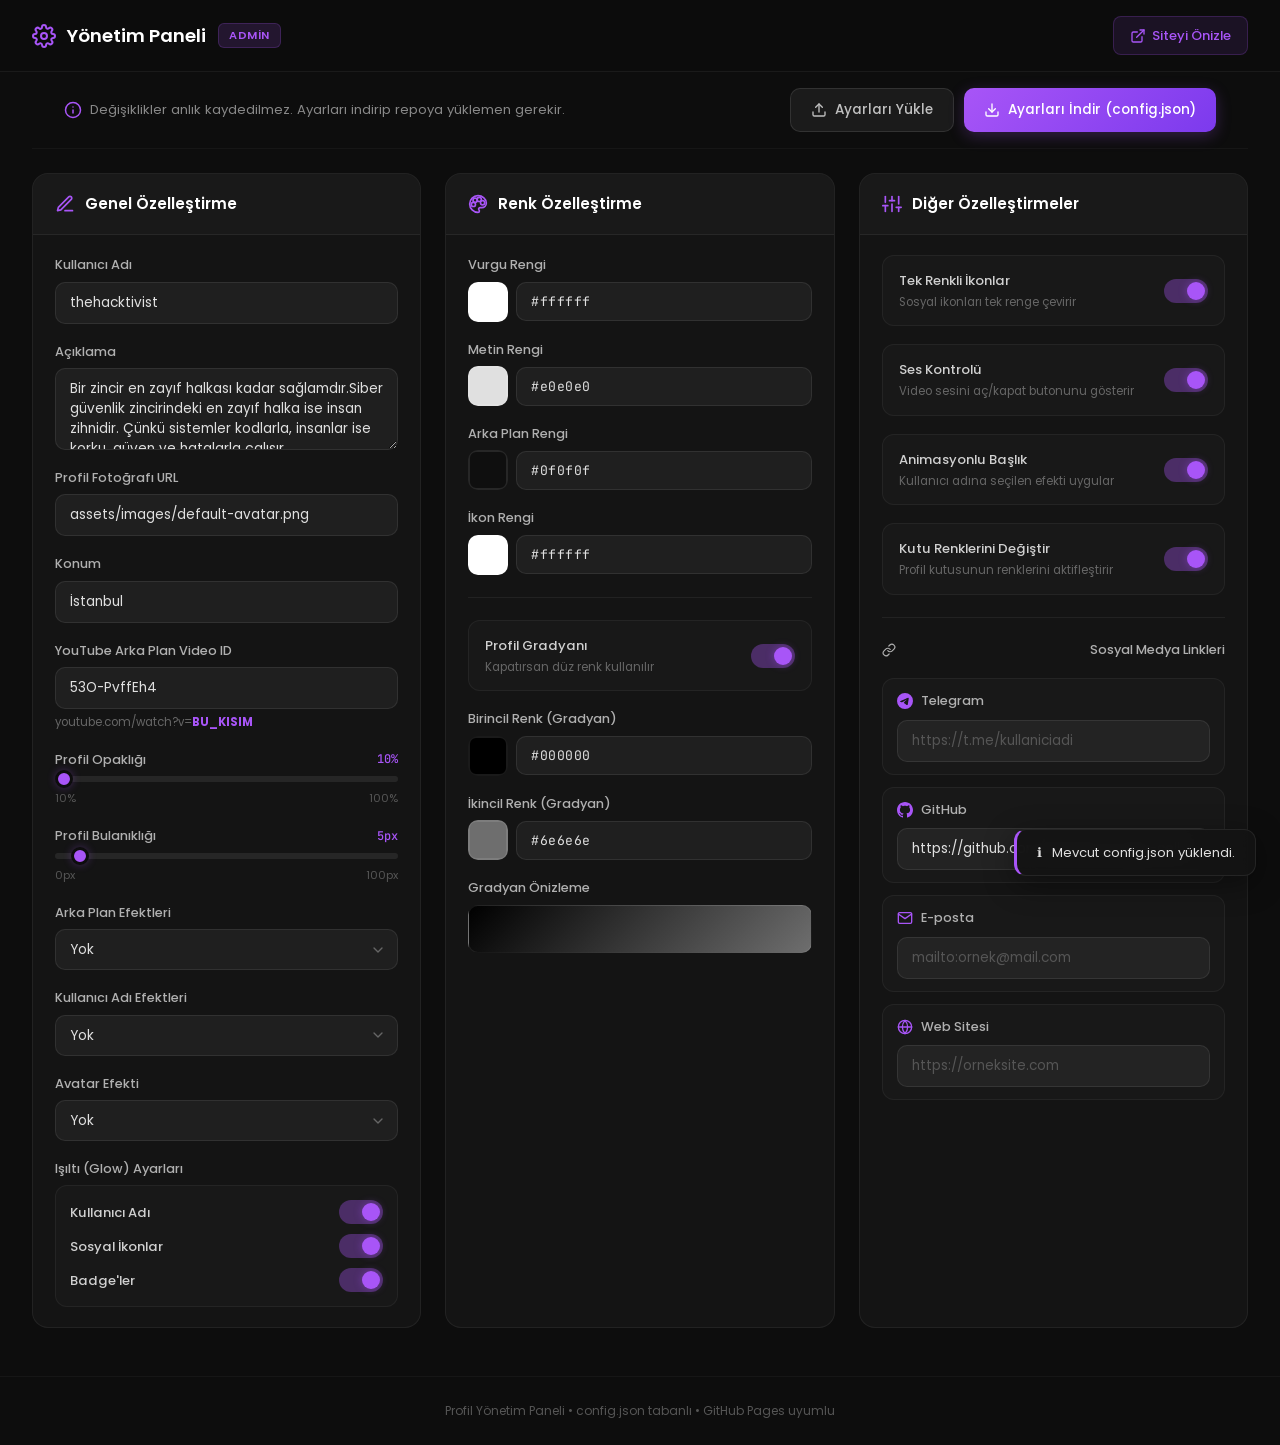
<file: admin.html>
<!DOCTYPE html>
<html lang="tr">
<head>
    <meta charset="UTF-8">
    <meta name="viewport" content="width=device-width, initial-scale=1.0">
    <meta name="robots" content="noindex, nofollow">
    <title>Yönetim Paneli</title>

    <!-- Favicon -->
    <link rel="icon" href="assets/images/default-avatar.png" type="image/png">

    <!-- Google Fonts -->
    <link rel="preconnect" href="https://fonts.googleapis.com">
    <link rel="preconnect" href="https://fonts.gstatic.com" crossorigin>
    <link href="https://fonts.googleapis.com/css2?family=Poppins:wght@300;400;500;600;700&family=JetBrains+Mono:wght@400;500&display=swap" rel="stylesheet">

    <!-- Admin CSS -->
    <link rel="stylesheet" href="css/admin.css">
</head>
<body>

    <!-- ============================================= -->
    <!--              ÜST BAR (HEADER)                  -->
    <!-- ============================================= -->
    <header class="admin-header">
        <div class="header-left">
            <div class="header-logo">
                <svg xmlns="http://www.w3.org/2000/svg" width="24" height="24" viewBox="0 0 24 24" fill="none" stroke="currentColor" stroke-width="2" stroke-linecap="round" stroke-linejoin="round">
                    <circle cx="12" cy="12" r="3"/>
                    <path d="M19.4 15a1.65 1.65 0 0 0 .33 1.82l.06.06a2 2 0 0 1-2.83 2.83l-.06-.06a1.65 1.65 0 0 0-1.82-.33 1.65 1.65 0 0 0-1 1.51V21a2 2 0 0 1-4 0v-.09A1.65 1.65 0 0 0 9 19.4a1.65 1.65 0 0 0-1.82.33l-.06.06a2 2 0 0 1-2.83-2.83l.06-.06A1.65 1.65 0 0 0 4.68 15a1.65 1.65 0 0 0-1.51-1H3a2 2 0 0 1 0-4h.09A1.65 1.65 0 0 0 4.6 9a1.65 1.65 0 0 0-.33-1.82l-.06-.06a2 2 0 0 1 2.83-2.83l.06.06A1.65 1.65 0 0 0 9 4.68a1.65 1.65 0 0 0 1-1.51V3a2 2 0 0 1 4 0v.09a1.65 1.65 0 0 0 1 1.51 1.65 1.65 0 0 0 1.82-.33l.06-.06a2 2 0 0 1 2.83 2.83l-.06.06A1.65 1.65 0 0 0 19.4 9a1.65 1.65 0 0 0 1.51 1H21a2 2 0 0 1 0 4h-.09a1.65 1.65 0 0 0-1.51 1z"/>
                </svg>
                <h1 class="header-title">Yönetim Paneli</h1>
            </div>
            <span class="header-badge">Admin</span>
        </div>
        <div class="header-right">
            <a href="index.html" class="btn-preview" target="_blank" rel="noopener noreferrer">
                <svg xmlns="http://www.w3.org/2000/svg" width="16" height="16" viewBox="0 0 24 24" fill="none" stroke="currentColor" stroke-width="2" stroke-linecap="round" stroke-linejoin="round">
                    <path d="M18 13v6a2 2 0 0 1-2 2H5a2 2 0 0 1-2-2V8a2 2 0 0 1 2-2h6"/>
                    <polyline points="15 3 21 3 21 9"/>
                    <line x1="10" y1="14" x2="21" y2="3"/>
                </svg>
                Siteyi Önizle
            </a>
        </div>
    </header>


    <!-- ============================================= -->
    <!--              ANA İÇERİK ALANI                  -->
    <!-- ============================================= -->
    <main class="admin-main">

        <!-- ========================================= -->
        <!--    AKSIYON BUTONLARI (İndir / Yükle)       -->
        <!-- ========================================= -->
        <section class="action-bar">
            <div class="action-bar-inner">
                <div class="action-info">
                    <svg xmlns="http://www.w3.org/2000/svg" width="18" height="18" viewBox="0 0 24 24" fill="none" stroke="currentColor" stroke-width="2" stroke-linecap="round" stroke-linejoin="round">
                        <circle cx="12" cy="12" r="10"/>
                        <line x1="12" y1="16" x2="12" y2="12"/>
                        <line x1="12" y1="8" x2="12.01" y2="8"/>
                    </svg>
                    <span>Değişiklikler anlık kaydedilmez. Ayarları indirip repoya yüklemen gerekir.</span>
                </div>
                <div class="action-buttons">
                    <!-- Ayarları Yükle -->
                    <label for="import-config" class="btn btn-secondary">
                        <svg xmlns="http://www.w3.org/2000/svg" width="16" height="16" viewBox="0 0 24 24" fill="none" stroke="currentColor" stroke-width="2" stroke-linecap="round" stroke-linejoin="round">
                            <path d="M21 15v4a2 2 0 0 1-2 2H5a2 2 0 0 1-2-2v-4"/>
                            <polyline points="17 8 12 3 7 8"/>
                            <line x1="12" y1="3" x2="12" y2="15"/>
                        </svg>
                        Ayarları Yükle
                    </label>
                    <input type="file" id="import-config" accept=".json" hidden>

                    <!-- Ayarları İndir -->
                    <button type="button" id="export-config" class="btn btn-primary">
                        <svg xmlns="http://www.w3.org/2000/svg" width="16" height="16" viewBox="0 0 24 24" fill="none" stroke="currentColor" stroke-width="2" stroke-linecap="round" stroke-linejoin="round">
                            <path d="M21 15v4a2 2 0 0 1-2 2H5a2 2 0 0 1-2-2v-4"/>
                            <polyline points="7 10 12 15 17 10"/>
                            <line x1="12" y1="15" x2="12" y2="3"/>
                        </svg>
                        Ayarları İndir (config.json)
                    </button>
                </div>
            </div>
        </section>


        <!-- ========================================= -->
        <!--         3 SÜTUNLU ANA GRID YAPISI          -->
        <!-- ========================================= -->
        <div class="admin-grid">


            <!-- ===================================== -->
            <!--  BÖLÜM 1: GENEL ÖZELLEŞTİRME          -->
            <!-- ===================================== -->
            <section class="panel-section" id="section-general">
                <div class="section-header">
                    <svg xmlns="http://www.w3.org/2000/svg" width="20" height="20" viewBox="0 0 24 24" fill="none" stroke="currentColor" stroke-width="2" stroke-linecap="round" stroke-linejoin="round">
                        <path d="M12 20h9"/>
                        <path d="M16.5 3.5a2.121 2.121 0 0 1 3 3L7 19l-4 1 1-4L16.5 3.5z"/>
                    </svg>
                    <h2>Genel Özelleştirme</h2>
                </div>
                <div class="section-body">

                    <!-- Kullanıcı Adı -->
                    <div class="form-group">
                        <label for="input-username" class="form-label">Kullanıcı Adı</label>
                        <input type="text" id="input-username" class="form-input" placeholder="thehacktivist" autocomplete="off">
                    </div>

                    <!-- Açıklama / Biyografi -->
                    <div class="form-group">
                        <label for="input-description" class="form-label">Açıklama</label>
                        <textarea id="input-description" class="form-textarea" rows="3" placeholder="IT Alanında Gelişen Biri."></textarea>
                    </div>

                    <!-- Profil Fotoğrafı URL -->
                    <div class="form-group">
                        <label for="input-avatar-url" class="form-label">Profil Fotoğrafı URL</label>
                        <input type="text" id="input-avatar-url" class="form-input" placeholder="assets/images/default-avatar.png" autocomplete="off">
                    </div>

                    <!-- Konum -->
                    <div class="form-group">
                        <label for="input-location" class="form-label">Konum</label>
                        <input type="text" id="input-location" class="form-input" placeholder="PaxSystem" autocomplete="off">
                    </div>

                    <!-- YouTube Video ID -->
                    <div class="form-group">
                        <label for="input-youtube-id" class="form-label">YouTube Arka Plan Video ID</label>
                        <div class="input-with-hint">
                            <input type="text" id="input-youtube-id" class="form-input" placeholder="dQw4w9WgXcQ" autocomplete="off">
                            <span class="input-hint">youtube.com/watch?v=<strong>BU_KISIM</strong></span>
                        </div>
                    </div>

                    <!-- Profil Opaklığı Slider -->
                    <div class="form-group">
                        <label class="form-label">
                            Profil Opaklığı
                            <span id="opacity-value" class="slider-value">50%</span>
                        </label>
                        <input type="range" id="input-opacity" class="form-range" min="10" max="100" value="50" step="5">
                        <div class="range-labels">
                            <span>10%</span>
                            <span>100%</span>
                        </div>
                    </div>

                    <!-- Profil Bulanıklığı Slider -->
                    <div class="form-group">
                        <label class="form-label">
                            Profil Bulanıklığı
                            <span id="blur-value" class="slider-value">20px</span>
                        </label>
                        <input type="range" id="input-blur" class="form-range" min="0" max="100" value="20" step="5">
                        <div class="range-labels">
                            <span>0px</span>
                            <span>100px</span>
                        </div>
                    </div>

                    <!-- Arka Plan Efektleri Dropdown -->
                    <div class="form-group">
                        <label for="input-overlay-effect" class="form-label">Arka Plan Efektleri</label>
                        <div class="select-wrapper">
                            <select id="input-overlay-effect" class="form-select">
                                <option value="none">Yok</option>
                                <option value="snow">❄️ Kar Taneleri</option>
                                <option value="matrix">💚 Matrix Kodu</option>
                            </select>
                            <svg class="select-arrow" xmlns="http://www.w3.org/2000/svg" width="16" height="16" viewBox="0 0 24 24" fill="none" stroke="currentColor" stroke-width="2" stroke-linecap="round" stroke-linejoin="round">
                                <polyline points="6 9 12 15 18 9"/>
                            </svg>
                        </div>
                    </div>

                    <!-- Kullanıcı Adı Efektleri Dropdown -->
                    <div class="form-group">
                        <label for="input-title-effect" class="form-label">Kullanıcı Adı Efektleri</label>
                        <div class="select-wrapper">
                            <select id="input-title-effect" class="form-select">
                                <option value="none">Yok</option>
                                <option value="typing">⌨️ Yazım Efekti</option>
                                <option value="glitch">⚡ Glitch</option>
                                <option value="wave">🌊 Dalga</option>
                            </select>
                            <svg class="select-arrow" xmlns="http://www.w3.org/2000/svg" width="16" height="16" viewBox="0 0 24 24" fill="none" stroke="currentColor" stroke-width="2" stroke-linecap="round" stroke-linejoin="round">
                                <polyline points="6 9 12 15 18 9"/>
                            </svg>
                        </div>
                    </div>

                    <!-- Avatar Efekti Dropdown -->
                    <div class="form-group">
                        <label for="input-avatar-effect" class="form-label">Avatar Efekti</label>
                        <div class="select-wrapper">
                            <select id="input-avatar-effect" class="form-select">
                                <option value="none">Yok</option>
                                <option value="glow">✨ Glow (Işıltı)</option>
                                <option value="ring-pulse">💫 Halka Puls</option>
                                <option value="rotate">🔄 Döndürme</option>
                            </select>
                            <svg class="select-arrow" xmlns="http://www.w3.org/2000/svg" width="16" height="16" viewBox="0 0 24 24" fill="none" stroke="currentColor" stroke-width="2" stroke-linecap="round" stroke-linejoin="round">
                                <polyline points="6 9 12 15 18 9"/>
                            </svg>
                        </div>
                    </div>

                    <!-- Glow Ayarları Toggle'ları -->
                    <div class="form-group">
                        <label class="form-label">Işıltı (Glow) Ayarları</label>
                        <div class="toggle-group">
                            <!-- Kullanıcı Adı Glow -->
                            <div class="toggle-row">
                                <span class="toggle-label">Kullanıcı Adı</span>
                                <label class="toggle-switch">
                                    <input type="checkbox" id="toggle-glow-username">
                                    <span class="toggle-slider"></span>
                                </label>
                            </div>
                            <!-- Sosyaller Glow -->
                            <div class="toggle-row">
                                <span class="toggle-label">Sosyal İkonlar</span>
                                <label class="toggle-switch">
                                    <input type="checkbox" id="toggle-glow-socials">
                                    <span class="toggle-slider"></span>
                                </label>
                            </div>
                            <!-- Badge'ler Glow -->
                            <div class="toggle-row">
                                <span class="toggle-label">Badge'ler</span>
                                <label class="toggle-switch">
                                    <input type="checkbox" id="toggle-glow-badges">
                                    <span class="toggle-slider"></span>
                                </label>
                            </div>
                        </div>
                    </div>

                </div>
            </section>


            <!-- ===================================== -->
            <!--  BÖLÜM 2: RENK ÖZELLEŞTİRME            -->
            <!-- ===================================== -->
            <section class="panel-section" id="section-colors">
                <div class="section-header">
                    <svg xmlns="http://www.w3.org/2000/svg" width="20" height="20" viewBox="0 0 24 24" fill="none" stroke="currentColor" stroke-width="2" stroke-linecap="round" stroke-linejoin="round">
                        <circle cx="13.5" cy="6.5" r="2.5"/>
                        <circle cx="17.5" cy="10.5" r="2.5"/>
                        <circle cx="8.5" cy="7.5" r="2.5"/>
                        <circle cx="6.5" cy="12.5" r="2.5"/>
                        <path d="M12 2C6.5 2 2 6.5 2 12s4.5 10 10 10c.926 0 1.648-.746 1.648-1.688 0-.437-.18-.835-.437-1.125-.29-.289-.438-.652-.438-1.125a1.64 1.64 0 0 1 1.668-1.668h1.996c3.051 0 5.555-2.503 5.555-5.554C21.965 6.012 17.461 2 12 2z"/>
                    </svg>
                    <h2>Renk Özelleştirme</h2>
                </div>
                <div class="section-body">

                    <!-- Vurgu Rengi -->
                    <div class="form-group">
                        <label for="input-accent-color" class="form-label">Vurgu Rengi</label>
                        <div class="color-input-group">
                            <input type="color" id="picker-accent-color" class="form-color-picker" value="#e94560">
                            <input type="text" id="input-accent-color" class="form-input form-input-color" placeholder="#e94560" maxlength="7">
                        </div>
                    </div>

                    <!-- Metin Rengi -->
                    <div class="form-group">
                        <label for="input-text-color" class="form-label">Metin Rengi</label>
                        <div class="color-input-group">
                            <input type="color" id="picker-text-color" class="form-color-picker" value="#ffffff">
                            <input type="text" id="input-text-color" class="form-input form-input-color" placeholder="#ffffff" maxlength="7">
                        </div>
                    </div>

                    <!-- Arka Plan Rengi -->
                    <div class="form-group">
                        <label for="input-bg-color" class="form-label">Arka Plan Rengi</label>
                        <div class="color-input-group">
                            <input type="color" id="picker-bg-color" class="form-color-picker" value="#0f0f0f">
                            <input type="text" id="input-bg-color" class="form-input form-input-color" placeholder="#0f0f0f" maxlength="7">
                        </div>
                    </div>

                    <!-- İkon Rengi -->
                    <div class="form-group">
                        <label for="input-icon-color" class="form-label">İkon Rengi</label>
                        <div class="color-input-group">
                            <input type="color" id="picker-icon-color" class="form-color-picker" value="#ffffff">
                            <input type="text" id="input-icon-color" class="form-input form-input-color" placeholder="#ffffff" maxlength="7">
                        </div>
                    </div>

                    <!-- Ayırıcı -->
                    <div class="section-divider"></div>

                    <!-- Profil Gradyanı Toggle -->
                    <div class="form-group">
                        <div class="toggle-row toggle-row-large">
                            <div class="toggle-info">
                                <span class="toggle-label">Profil Gradyanı</span>
                                <span class="toggle-description">Kapatırsan düz renk kullanılır</span>
                            </div>
                            <label class="toggle-switch">
                                <input type="checkbox" id="toggle-gradient" checked>
                                <span class="toggle-slider"></span>
                            </label>
                        </div>
                    </div>

                    <!-- Gradyan Renkleri (toggle açıkken görünür) -->
                    <div id="gradient-colors" class="gradient-colors-group">
                        <!-- Birincil Renk -->
                        <div class="form-group">
                            <label for="input-primary-color" class="form-label">Birincil Renk (Gradyan)</label>
                            <div class="color-input-group">
                                <input type="color" id="picker-primary-color" class="form-color-picker" value="#1a1a2e">
                                <input type="text" id="input-primary-color" class="form-input form-input-color" placeholder="#1a1a2e" maxlength="7">
                            </div>
                        </div>

                        <!-- İkincil Renk -->
                        <div class="form-group">
                            <label for="input-secondary-color" class="form-label">İkincil Renk (Gradyan)</label>
                            <div class="color-input-group">
                                <input type="color" id="picker-secondary-color" class="form-color-picker" value="#16213e">
                                <input type="text" id="input-secondary-color" class="form-input form-input-color" placeholder="#16213e" maxlength="7">
                            </div>
                        </div>
                    </div>

                    <!-- Gradyan Önizleme -->
                    <div class="form-group">
                        <label class="form-label">Gradyan Önizleme</label>
                        <div id="gradient-preview" class="gradient-preview"></div>
                    </div>

                </div>
            </section>


            <!-- ===================================== -->
            <!--  BÖLÜM 3: DİĞER ÖZELLEŞTİRMELER       -->
            <!-- ===================================== -->
            <section class="panel-section" id="section-other">
                <div class="section-header">
                    <svg xmlns="http://www.w3.org/2000/svg" width="20" height="20" viewBox="0 0 24 24" fill="none" stroke="currentColor" stroke-width="2" stroke-linecap="round" stroke-linejoin="round">
                        <line x1="4" y1="21" x2="4" y2="14"/>
                        <line x1="4" y1="10" x2="4" y2="3"/>
                        <line x1="12" y1="21" x2="12" y2="12"/>
                        <line x1="12" y1="8" x2="12" y2="3"/>
                        <line x1="20" y1="21" x2="20" y2="16"/>
                        <line x1="20" y1="12" x2="20" y2="3"/>
                        <line x1="1" y1="14" x2="7" y2="14"/>
                        <line x1="9" y1="8" x2="15" y2="8"/>
                        <line x1="17" y1="16" x2="23" y2="16"/>
                    </svg>
                    <h2>Diğer Özelleştirmeler</h2>
                </div>
                <div class="section-body">

                    <!-- Toggle: Tek Renkli İkonlar -->
                    <div class="toggle-row toggle-row-card">
                        <div class="toggle-info">
                            <span class="toggle-label">Tek Renkli İkonlar</span>
                            <span class="toggle-description">Sosyal ikonları tek renge çevirir</span>
                        </div>
                        <label class="toggle-switch">
                            <input type="checkbox" id="toggle-monochrome">
                            <span class="toggle-slider"></span>
                        </label>
                    </div>

                    <!-- Toggle: Ses Kontrolü -->
                    <div class="toggle-row toggle-row-card">
                        <div class="toggle-info">
                            <span class="toggle-label">Ses Kontrolü</span>
                            <span class="toggle-description">Video sesini aç/kapat butonunu gösterir</span>
                        </div>
                        <label class="toggle-switch">
                            <input type="checkbox" id="toggle-sound-control">
                            <span class="toggle-slider"></span>
                        </label>
                    </div>

                    <!-- Toggle: Animasyonlu Başlık -->
                    <div class="toggle-row toggle-row-card">
                        <div class="toggle-info">
                            <span class="toggle-label">Animasyonlu Başlık</span>
                            <span class="toggle-description">Kullanıcı adına seçilen efekti uygular</span>
                        </div>
                        <label class="toggle-switch">
                            <input type="checkbox" id="toggle-animated-title">
                            <span class="toggle-slider"></span>
                        </label>
                    </div>

                    <!-- Toggle: Kutu Renklerini Değiştir -->
                    <div class="toggle-row toggle-row-card">
                        <div class="toggle-info">
                            <span class="toggle-label">Kutu Renklerini Değiştir</span>
                            <span class="toggle-description">Profil kutusunun renklerini aktifleştirir</span>
                        </div>
                        <label class="toggle-switch">
                            <input type="checkbox" id="toggle-change-box-colors">
                            <span class="toggle-slider"></span>
                        </label>
                    </div>

                    <!-- Ayırıcı -->
                    <div class="section-divider"></div>

                    <!-- ===== Sosyal Medya Linkleri Yönetimi ===== -->
                    <div class="form-group">
                        <label class="form-label">
                            <svg xmlns="http://www.w3.org/2000/svg" width="14" height="14" viewBox="0 0 24 24" fill="none" stroke="currentColor" stroke-width="2" stroke-linecap="round" stroke-linejoin="round" style="vertical-align: -2px; margin-right: 4px;">
                                <path d="M10 13a5 5 0 0 0 7.54.54l3-3a5 5 0 0 0-7.07-7.07l-1.72 1.71"/>
                                <path d="M14 11a5 5 0 0 0-7.54-.54l-3 3a5 5 0 0 0 7.07 7.07l1.71-1.71"/>
                            </svg>
                            Sosyal Medya Linkleri
                        </label>
                    </div>

                    <!-- Sosyal Medya Listesi -->
                    <div id="socials-list" class="socials-list">

                        <!-- Sosyal: Telegram -->
                        <div class="social-entry" data-platform="telegram">
                            <div class="social-entry-header">
                                <svg xmlns="http://www.w3.org/2000/svg" width="16" height="16" viewBox="0 0 24 24" fill="currentColor">
                                    <path d="M11.944 0A12 12 0 0 0 0 12a12 12 0 0 0 12 12 12 12 0 0 0 12-12A12 12 0 0 0 12 0a12 12 0 0 0-.056 0zm4.962 7.224c.1-.002.321.023.465.14a.506.506 0 0 1 .171.325c.016.093.036.306.02.472-.18 1.898-.962 6.502-1.36 8.627-.168.9-.499 1.201-.82 1.23-.696.065-1.225-.46-1.9-.902-1.056-.693-1.653-1.124-2.678-1.8-1.185-.78-.417-1.21.258-1.91.177-.184 3.247-2.977 3.307-3.23.007-.032.014-.15-.056-.212s-.174-.041-.249-.024c-.106.024-1.793 1.14-5.061 3.345-.48.33-.913.49-1.302.48-.428-.008-1.252-.241-1.865-.44-.752-.245-1.349-.374-1.297-.789.027-.216.325-.437.893-.663 3.498-1.524 5.83-2.529 6.998-3.014 3.332-1.386 4.025-1.627 4.476-1.635z"/>
                                </svg>
                                <span>Telegram</span>
                            </div>
                            <input type="text" id="social-telegram" class="form-input" placeholder="https://t.me/kullaniciadi" autocomplete="off">
                        </div>

                        <!-- Sosyal: GitHub -->
                        <div class="social-entry" data-platform="github">
                            <div class="social-entry-header">
                                <svg xmlns="http://www.w3.org/2000/svg" width="16" height="16" viewBox="0 0 24 24" fill="currentColor">
                                    <path d="M12 0c-6.626 0-12 5.373-12 12 0 5.302 3.438 9.8 8.207 11.387.599.111.793-.261.793-.577v-2.234c-3.338.726-4.033-1.416-4.033-1.416-.546-1.387-1.333-1.756-1.333-1.756-1.089-.745.083-.729.083-.729 1.205.084 1.839 1.237 1.839 1.237 1.07 1.834 2.807 1.304 3.492.997.107-.775.418-1.305.762-1.604-2.665-.305-5.467-1.334-5.467-5.931 0-1.311.469-2.381 1.236-3.221-.124-.303-.535-1.524.117-3.176 0 0 1.008-.322 3.301 1.23.957-.266 1.983-.399 3.003-.404 1.02.005 2.047.138 3.006.404 2.291-1.552 3.297-1.23 3.297-1.23.653 1.653.242 2.874.118 3.176.77.84 1.235 1.911 1.235 3.221 0 4.609-2.807 5.624-5.479 5.921.43.372.823 1.102.823 2.222v3.293c0 .319.192.694.801.576 4.765-1.589 8.199-6.086 8.199-11.386 0-6.627-5.373-12-12-12z"/>
                                </svg>
                                <span>GitHub</span>
                            </div>
                            <input type="text" id="social-github" class="form-input" placeholder="https://github.com/kullaniciadi" autocomplete="off">
                        </div>

                        <!-- Sosyal: Mail -->
                        <div class="social-entry" data-platform="mail">
                            <div class="social-entry-header">
                                <svg xmlns="http://www.w3.org/2000/svg" width="16" height="16" viewBox="0 0 24 24" fill="none" stroke="currentColor" stroke-width="2" stroke-linecap="round" stroke-linejoin="round">
                                    <path d="M4 4h16c1.1 0 2 .9 2 2v12c0 1.1-.9 2-2 2H4c-1.1 0-2-.9-2-2V6c0-1.1.9-2 2-2z"/>
                                    <polyline points="22,6 12,13 2,6"/>
                                </svg>
                                <span>E-posta</span>
                            </div>
                            <input type="text" id="social-mail" class="form-input" placeholder="mailto:ornek@mail.com" autocomplete="off">
                        </div>

                        <!-- Sosyal: Web -->
                        <div class="social-entry" data-platform="web">
                            <div class="social-entry-header">
                                <svg xmlns="http://www.w3.org/2000/svg" width="16" height="16" viewBox="0 0 24 24" fill="none" stroke="currentColor" stroke-width="2" stroke-linecap="round" stroke-linejoin="round">
                                    <circle cx="12" cy="12" r="10"/>
                                    <line x1="2" y1="12" x2="22" y2="12"/>
                                    <path d="M12 2a15.3 15.3 0 0 1 4 10 15.3 15.3 0 0 1-4 10 15.3 15.3 0 0 1-4-10 15.3 15.3 0 0 1 4-10z"/>
                                </svg>
                                <span>Web Sitesi</span>
                            </div>
                            <input type="text" id="social-web" class="form-input" placeholder="https://orneksite.com" autocomplete="off">
                        </div>

                    </div>

                </div>
            </section>


        </div> <!-- /.admin-grid -->

    </main>


    <!-- ============================================= -->
    <!--              ALT BİLGİ (FOOTER)                -->
    <!-- ============================================= -->
    <footer class="admin-footer">
        <p>Profil Yönetim Paneli &bull; config.json tabanlı &bull; GitHub Pages uyumlu</p>
    </footer>


    <!-- ============================================= -->
    <!--        TOAST BİLDİRİM KONTEYNERI               -->
    <!-- ============================================= -->
    <div id="toast-container" class="toast-container"></div>


    <!-- ============================================= -->
    <!--             JavaScript Dosyaları               -->
    <!-- ============================================= -->
    <script src="js/admin.js"></script>
    <script src="js/admin-export.js"></script>
    <script src="js/admin-import.js"></script>

</body>
</html>
</file>
<file: css/admin.css>
/* ============================================= */
/*         ADMIN PANELİ - GENEL STILLER           */
/* ============================================= */

*,
*::before,
*::after {
    margin: 0;
    padding: 0;
    box-sizing: border-box;
}

html {
    scroll-behavior: smooth;
    -webkit-font-smoothing: antialiased;
}

body {
    font-family: 'Poppins', -apple-system, BlinkMacSystemFont, 'Segoe UI', Roboto, sans-serif;
    background-color: #0d0d0d;
    color: #e0e0e0;
    min-height: 100vh;
    line-height: 1.6;
}

/* ============================================= */
/*                   HEADER                       */
/* ============================================= */

.admin-header {
    position: sticky;
    top: 0;
    z-index: 50;
    display: flex;
    justify-content: space-between;
    align-items: center;
    padding: 16px 32px;
    background: rgba(13, 13, 13, 0.85);
    backdrop-filter: blur(16px);
    -webkit-backdrop-filter: blur(16px);
    border-bottom: 1px solid rgba(255, 255, 255, 0.06);
}

.header-left {
    display: flex;
    align-items: center;
    gap: 12px;
}

.header-logo {
    display: flex;
    align-items: center;
    gap: 10px;
    color: #ffffff;
}

.header-logo svg {
    color: #a855f7;
}

.header-title {
    font-size: 1.15rem;
    font-weight: 600;
    color: #ffffff;
}

.header-badge {
    padding: 3px 10px;
    font-size: 0.7rem;
    font-weight: 600;
    text-transform: uppercase;
    letter-spacing: 0.5px;
    background: rgba(168, 85, 247, 0.15);
    color: #a855f7;
    border-radius: 6px;
    border: 1px solid rgba(168, 85, 247, 0.2);
}

.header-right {
    display: flex;
    align-items: center;
}

.btn-preview {
    display: flex;
    align-items: center;
    gap: 6px;
    padding: 8px 16px;
    font-size: 0.82rem;
    font-weight: 500;
    color: #a855f7;
    background: rgba(168, 85, 247, 0.1);
    border: 1px solid rgba(168, 85, 247, 0.2);
    border-radius: 8px;
    text-decoration: none;
    transition: all 0.2s ease;
}

.btn-preview:hover {
    background: rgba(168, 85, 247, 0.2);
    border-color: rgba(168, 85, 247, 0.35);
    color: #c084fc;
}

/* ============================================= */
/*               AKSİYON BAR                      */
/* ============================================= */

.action-bar {
    padding: 16px 32px;
    border-bottom: 1px solid rgba(255, 255, 255, 0.04);
}

.action-bar-inner {
    display: flex;
    justify-content: space-between;
    align-items: center;
    flex-wrap: wrap;
    gap: 16px;
    max-width: 1400px;
    margin: 0 auto;
}

.action-info {
    display: flex;
    align-items: center;
    gap: 8px;
    font-size: 0.82rem;
    color: #888;
}

.action-info svg {
    color: #a855f7;
    flex-shrink: 0;
}

.action-buttons {
    display: flex;
    gap: 10px;
    flex-wrap: wrap;
}

/* ============================================= */
/*               BUTONLAR                         */
/* ============================================= */

.btn {
    display: inline-flex;
    align-items: center;
    gap: 8px;
    padding: 10px 20px;
    font-family: inherit;
    font-size: 0.85rem;
    font-weight: 500;
    border: none;
    border-radius: 10px;
    cursor: pointer;
    transition: all 0.2s ease;
    white-space: nowrap;
}

.btn-primary {
    background: linear-gradient(135deg, #a855f7, #7c3aed);
    color: #ffffff;
    box-shadow: 0 4px 15px rgba(168, 85, 247, 0.25);
}

.btn-primary:hover {
    background: linear-gradient(135deg, #b97afc, #8b5cf6);
    box-shadow: 0 6px 20px rgba(168, 85, 247, 0.35);
    transform: translateY(-1px);
}

.btn-primary:active {
    transform: translateY(0);
}

.btn-secondary {
    background: rgba(255, 255, 255, 0.06);
    color: #c0c0c0;
    border: 1px solid rgba(255, 255, 255, 0.1);
}

.btn-secondary:hover {
    background: rgba(255, 255, 255, 0.1);
    color: #ffffff;
    border-color: rgba(255, 255, 255, 0.15);
}

/* ============================================= */
/*              ANA GRİD YAPISI                   */
/* ============================================= */

.admin-main {
    padding: 0 32px 32px;
}

.admin-grid {
    display: grid;
    grid-template-columns: repeat(3, 1fr);
    gap: 24px;
    max-width: 1400px;
    margin: 24px auto 0;
}

/* ============================================= */
/*            PANEL BÖLÜM KARTLARI                */
/* ============================================= */

.panel-section {
    background: rgba(255, 255, 255, 0.03);
    border: 1px solid rgba(255, 255, 255, 0.06);
    border-radius: 16px;
    overflow: hidden;
    transition: border-color 0.2s ease;
}

.panel-section:hover {
    border-color: rgba(255, 255, 255, 0.1);
}

.section-header {
    display: flex;
    align-items: center;
    gap: 10px;
    padding: 18px 22px;
    background: rgba(255, 255, 255, 0.02);
    border-bottom: 1px solid rgba(255, 255, 255, 0.06);
}

.section-header svg {
    color: #a855f7;
    flex-shrink: 0;
}

.section-header h2 {
    font-size: 0.95rem;
    font-weight: 600;
    color: #ffffff;
}

.section-body {
    padding: 20px 22px;
    display: flex;
    flex-direction: column;
    gap: 18px;
}

.section-divider {
    width: 100%;
    height: 1px;
    background: rgba(255, 255, 255, 0.06);
    margin: 4px 0;
}

/* ============================================= */
/*              FORM ELEMANLARI                   */
/* ============================================= */

.form-group {
    display: flex;
    flex-direction: column;
    gap: 6px;
}

.form-label {
    font-size: 0.8rem;
    font-weight: 500;
    color: #b0b0b0;
    display: flex;
    align-items: center;
    justify-content: space-between;
}

.form-input,
.form-textarea {
    width: 100%;
    padding: 10px 14px;
    font-family: inherit;
    font-size: 0.85rem;
    color: #e0e0e0;
    background: rgba(255, 255, 255, 0.05);
    border: 1px solid rgba(255, 255, 255, 0.08);
    border-radius: 10px;
    outline: none;
    transition: all 0.2s ease;
}

.form-input:focus,
.form-textarea:focus {
    border-color: rgba(168, 85, 247, 0.4);
    background: rgba(255, 255, 255, 0.07);
    box-shadow: 0 0 0 3px rgba(168, 85, 247, 0.08);
}

.form-input::placeholder,
.form-textarea::placeholder {
    color: #555;
}

.form-textarea {
    resize: vertical;
    min-height: 70px;
}

/* ============================================= */
/*             INPUT İPUCU METNİ                  */
/* ============================================= */

.input-with-hint {
    display: flex;
    flex-direction: column;
    gap: 4px;
}

.input-hint {
    font-size: 0.72rem;
    color: #666;
}

.input-hint strong {
    color: #a855f7;
}

/* ============================================= */
/*           RANGE SLIDER (KAYDIRICI)             */
/* ============================================= */

.slider-value {
    font-family: 'JetBrains Mono', monospace;
    font-size: 0.75rem;
    color: #a855f7;
    font-weight: 500;
}

.form-range {
    -webkit-appearance: none;
    appearance: none;
    width: 100%;
    height: 6px;
    background: rgba(255, 255, 255, 0.08);
    border-radius: 3px;
    outline: none;
    cursor: pointer;
    transition: background 0.2s ease;
}

.form-range::-webkit-slider-thumb {
    -webkit-appearance: none;
    appearance: none;
    width: 18px;
    height: 18px;
    border-radius: 50%;
    background: #a855f7;
    border: 3px solid #0d0d0d;
    cursor: pointer;
    box-shadow: 0 0 8px rgba(168, 85, 247, 0.3);
    transition: transform 0.15s ease, box-shadow 0.15s ease;
}

.form-range::-webkit-slider-thumb:hover {
    transform: scale(1.15);
    box-shadow: 0 0 12px rgba(168, 85, 247, 0.5);
}

.form-range::-moz-range-thumb {
    width: 18px;
    height: 18px;
    border-radius: 50%;
    background: #a855f7;
    border: 3px solid #0d0d0d;
    cursor: pointer;
    box-shadow: 0 0 8px rgba(168, 85, 247, 0.3);
}

.range-labels {
    display: flex;
    justify-content: space-between;
    font-size: 0.7rem;
    color: #555;
    margin-top: 2px;
}

/* ============================================= */
/*              SELECT (AÇILIR LİSTE)             */
/* ============================================= */

.select-wrapper {
    position: relative;
}

.form-select {
    width: 100%;
    padding: 10px 38px 10px 14px;
    font-family: inherit;
    font-size: 0.85rem;
    color: #e0e0e0;
    background: rgba(255, 255, 255, 0.05);
    border: 1px solid rgba(255, 255, 255, 0.08);
    border-radius: 10px;
    outline: none;
    appearance: none;
    -webkit-appearance: none;
    cursor: pointer;
    transition: all 0.2s ease;
}

.form-select:focus {
    border-color: rgba(168, 85, 247, 0.4);
    box-shadow: 0 0 0 3px rgba(168, 85, 247, 0.08);
}

.form-select option {
    background: #1a1a1a;
    color: #e0e0e0;
    padding: 8px;
}

.select-arrow {
    position: absolute;
    right: 12px;
    top: 50%;
    transform: translateY(-50%);
    color: #666;
    pointer-events: none;
}

/* ============================================= */
/*        RENK SEÇİCİ (COLOR PICKER)             */
/* ============================================= */

.color-input-group {
    display: flex;
    align-items: center;
    gap: 8px;
}

.form-color-picker {
    width: 40px;
    height: 40px;
    border: none;
    border-radius: 10px;
    cursor: pointer;
    background: none;
    padding: 0;
    overflow: hidden;
}

.form-color-picker::-webkit-color-swatch-wrapper {
    padding: 0;
}

.form-color-picker::-webkit-color-swatch {
    border: 2px solid rgba(255, 255, 255, 0.1);
    border-radius: 8px;
}

.form-color-picker::-moz-color-swatch {
    border: 2px solid rgba(255, 255, 255, 0.1);
    border-radius: 8px;
}

.form-input-color {
    font-family: 'JetBrains Mono', monospace;
    font-size: 0.82rem;
    letter-spacing: 0.5px;
    flex: 1;
}

/* ============================================= */
/*          TOGGLE SWITCH (İOS TARZI)             */
/* ============================================= */

.toggle-group {
    display: flex;
    flex-direction: column;
    gap: 10px;
    background: rgba(255, 255, 255, 0.02);
    border: 1px solid rgba(255, 255, 255, 0.05);
    border-radius: 12px;
    padding: 14px;
}

.toggle-row {
    display: flex;
    justify-content: space-between;
    align-items: center;
    gap: 12px;
}

.toggle-row-card {
    background: rgba(255, 255, 255, 0.02);
    border: 1px solid rgba(255, 255, 255, 0.05);
    border-radius: 12px;
    padding: 14px 16px;
    transition: border-color 0.2s ease;
}

.toggle-row-card:hover {
    border-color: rgba(255, 255, 255, 0.1);
}

.toggle-row-large {
    background: rgba(255, 255, 255, 0.02);
    border: 1px solid rgba(255, 255, 255, 0.05);
    border-radius: 12px;
    padding: 14px 16px;
}

.toggle-info {
    display: flex;
    flex-direction: column;
    gap: 2px;
}

.toggle-label {
    font-size: 0.82rem;
    font-weight: 500;
    color: #d0d0d0;
}

.toggle-description {
    font-size: 0.72rem;
    color: #666;
}

/* Toggle Switch Bileşeni */
.toggle-switch {
    position: relative;
    display: inline-block;
    width: 44px;
    height: 24px;
    flex-shrink: 0;
}

.toggle-switch input {
    opacity: 0;
    width: 0;
    height: 0;
}

.toggle-slider {
    position: absolute;
    cursor: pointer;
    top: 0;
    left: 0;
    right: 0;
    bottom: 0;
    background: #333;
    border-radius: 24px;
    transition: all 0.3s cubic-bezier(0.4, 0, 0.2, 1);
}

.toggle-slider::before {
    content: '';
    position: absolute;
    height: 18px;
    width: 18px;
    left: 3px;
    bottom: 3px;
    background: #888;
    border-radius: 50%;
    transition: all 0.3s cubic-bezier(0.4, 0, 0.2, 1);
    box-shadow: 0 1px 3px rgba(0, 0, 0, 0.3);
}

.toggle-switch input:checked + .toggle-slider {
    background: rgba(168, 85, 247, 0.35);
}

.toggle-switch input:checked + .toggle-slider::before {
    transform: translateX(20px);
    background: #a855f7;
    box-shadow: 0 0 8px rgba(168, 85, 247, 0.4);
}

/* ============================================= */
/*         GRADYAN ÖNİZLEME KUTUSU                */
/* ============================================= */

.gradient-colors-group {
    display: flex;
    flex-direction: column;
    gap: 18px;
    transition: opacity 0.3s ease, max-height 0.3s ease;
}

.gradient-colors-group.disabled {
    opacity: 0.35;
    pointer-events: none;
}

.gradient-preview {
    width: 100%;
    height: 48px;
    border-radius: 10px;
    background: linear-gradient(135deg, #1a1a2e, #16213e);
    border: 1px solid rgba(255, 255, 255, 0.08);
    transition: background 0.3s ease;
}

/* ============================================= */
/*       SOSYAL MEDYA LİNK YÖNETİMİ              */
/* ============================================= */

.socials-list {
    display: flex;
    flex-direction: column;
    gap: 12px;
}

.social-entry {
    background: rgba(255, 255, 255, 0.02);
    border: 1px solid rgba(255, 255, 255, 0.05);
    border-radius: 12px;
    padding: 12px 14px;
    display: flex;
    flex-direction: column;
    gap: 8px;
    transition: border-color 0.2s ease;
}

.social-entry:hover {
    border-color: rgba(255, 255, 255, 0.1);
}

.social-entry-header {
    display: flex;
    align-items: center;
    gap: 8px;
    color: #b0b0b0;
    font-size: 0.8rem;
    font-weight: 500;
}

.social-entry-header svg {
    color: #a855f7;
    flex-shrink: 0;
}

/* ============================================= */
/*                  FOOTER                        */
/* ============================================= */

.admin-footer {
    text-align: center;
    padding: 24px 32px;
    border-top: 1px solid rgba(255, 255, 255, 0.04);
    margin-top: 16px;
}

.admin-footer p {
    font-size: 0.75rem;
    color: #555;
}

/* ============================================= */
/*        TOAST BİLDİRİM SİSTEMİ                 */
/* ============================================= */

.toast-container {
    position: fixed;
    bottom: 24px;
    right: 24px;
    z-index: 100;
    display: flex;
    flex-direction: column;
    gap: 8px;
    pointer-events: none;
}

.toast {
    display: flex;
    align-items: center;
    gap: 10px;
    padding: 12px 20px;
    background: rgba(20, 20, 20, 0.95);
    backdrop-filter: blur(10px);
    border: 1px solid rgba(255, 255, 255, 0.08);
    border-radius: 12px;
    font-size: 0.82rem;
    color: #e0e0e0;
    box-shadow: 0 8px 30px rgba(0, 0, 0, 0.4);
    pointer-events: auto;
    animation: toastSlideIn 0.35s cubic-bezier(0.34, 1.56, 0.64, 1) forwards;
    max-width: 360px;
}

.toast.toast-success {
    border-left: 3px solid #22c55e;
}

.toast.toast-error {
    border-left: 3px solid #ef4444;
}

.toast.toast-info {
    border-left: 3px solid #a855f7;
}

.toast.toast-out {
    animation: toastSlideOut 0.3s ease forwards;
}

@keyframes toastSlideIn {
    from {
        transform: translateX(100%);
        opacity: 0;
    }
    to {
        transform: translateX(0);
        opacity: 1;
    }
}

@keyframes toastSlideOut {
    from {
        transform: translateX(0);
        opacity: 1;
    }
    to {
        transform: translateX(100%);
        opacity: 0;
    }
}

/* ============================================= */
/*      ADMIN PANELİ - RESPONSIVE TASARIM         */
/* ============================================= */

/* Tablet */
@media screen and (max-width: 1024px) {
    .admin-grid {
        grid-template-columns: repeat(2, 1fr);
    }

    .admin-header {
        padding: 14px 20px;
    }

    .action-bar {
        padding: 14px 20px;
    }

    .admin-main {
        padding: 0 20px 24px;
    }
}

/* Mobil */
@media screen and (max-width: 768px) {
    .admin-grid {
        grid-template-columns: 1fr;
    }

    .admin-header {
        padding: 12px 16px;
        flex-wrap: wrap;
        gap: 10px;
    }

    .header-title {
        font-size: 1rem;
    }

    .action-bar {
        padding: 12px 16px;
    }

    .action-bar-inner {
        flex-direction: column;
        align-items: flex-start;
        gap: 12px;
    }

    .action-buttons {
        width: 100%;
    }

    .btn {
        flex: 1;
        justify-content: center;
        padding: 10px 14px;
        font-size: 0.8rem;
    }

    .admin-main {
        padding: 0 16px 20px;
    }

    .admin-grid {
        gap: 16px;
        margin-top: 16px;
    }

    .section-body {
        padding: 16px;
    }

    .toast-container {
        bottom: 12px;
        right: 12px;
        left: 12px;
    }

    .toast {
        max-width: 100%;
    }
}

/* Küçük Mobil */
@media screen and (max-width: 480px) {
    .header-badge {
        display: none;
    }

    .btn-preview span:not(svg) {
        display: none;
    }

    .action-info span {
        font-size: 0.75rem;
    }
}

/* ============================================= */
/*          SCROLLBAR ÖZELLEŞTİRME                */
/* ============================================= */

::-webkit-scrollbar {
    width: 6px;
}

::-webkit-scrollbar-track {
    background: #0d0d0d;
}

::-webkit-scrollbar-thumb {
    background: #333;
    border-radius: 3px;
}

::-webkit-scrollbar-thumb:hover {
    background: #555;
}

/* Firefox */
* {
    scrollbar-width: thin;
    scrollbar-color: #333 #0d0d0d;
}
</file>
